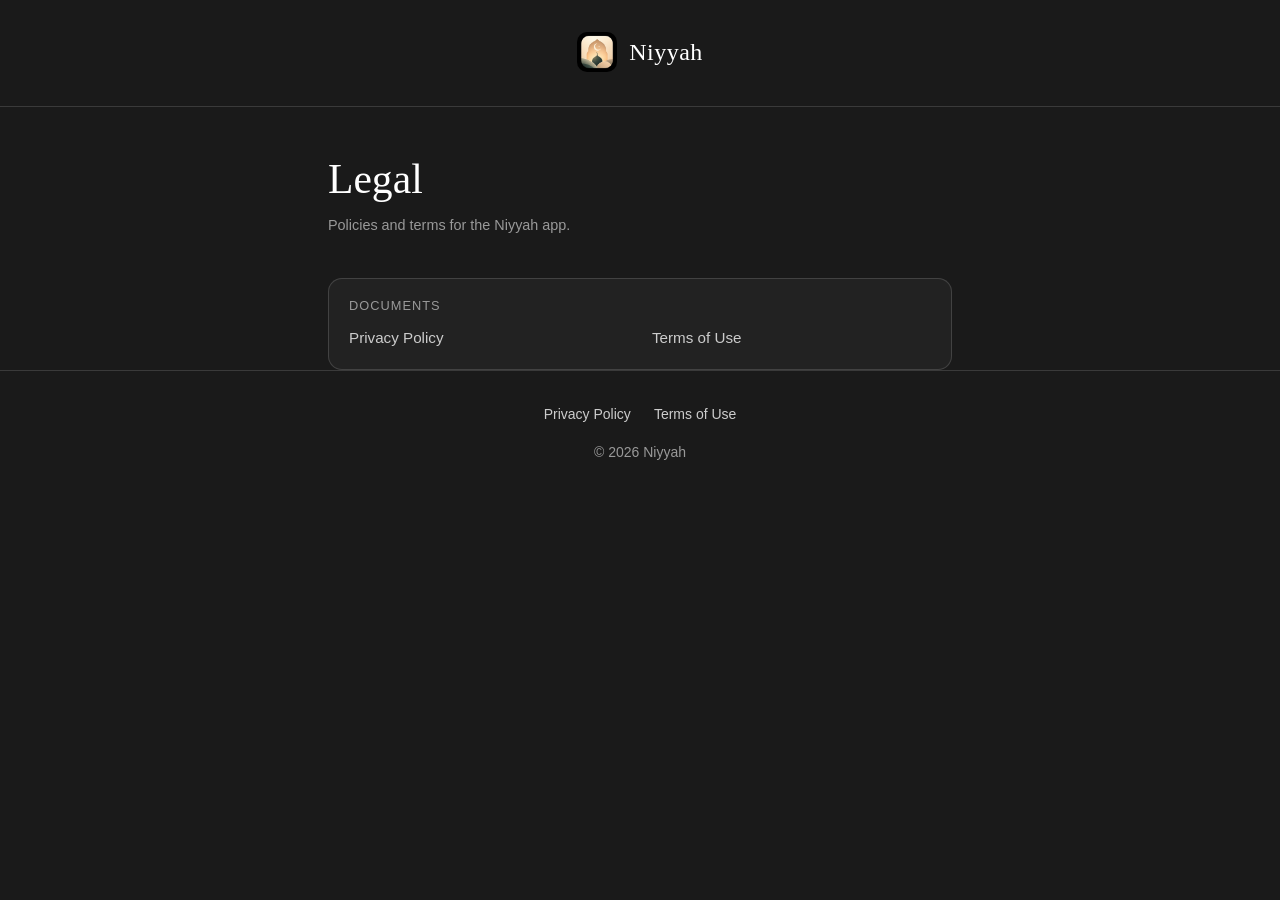
<file: index.html>
<!DOCTYPE html>
<html lang="en">
<head>
  <meta charset="UTF-8" />
  <meta name="viewport" content="width=device-width, initial-scale=1.0" />
  <title>Niyyah — Legal</title>
  <meta name="description" content="Legal documents for the Niyyah app." />
  <link rel="icon" type="image/png" href="logo.png" />
  <link rel="stylesheet" href="styles.css" />
</head>
<body>
  <header class="site-header">
    <div class="wrap">
      <a class="brand" href="index.html">
        <img src="logo.png" alt="Niyyah logo" />
        <span class="brand-name">Niyyah</span>
      </a>
    </div>
  </header>

  <main class="wrap">
    <div class="doc-head">
      <h1>Legal</h1>
      <p class="updated">Policies and terms for the Niyyah app.</p>
    </div>

    <div class="toc">
      <p>Documents</p>
      <ul>
        <li><a href="privacy.html">Privacy Policy</a></li>
        <li><a href="terms.html">Terms of Use</a></li>
      </ul>
    </div>
  </main>

  <footer class="site-footer">
    <div class="wrap">
      <a href="privacy.html">Privacy Policy</a>
      <a href="terms.html">Terms of Use</a>
      <p>&copy; 2026 Niyyah</p>
    </div>
  </footer>
</body>
</html>
</file>
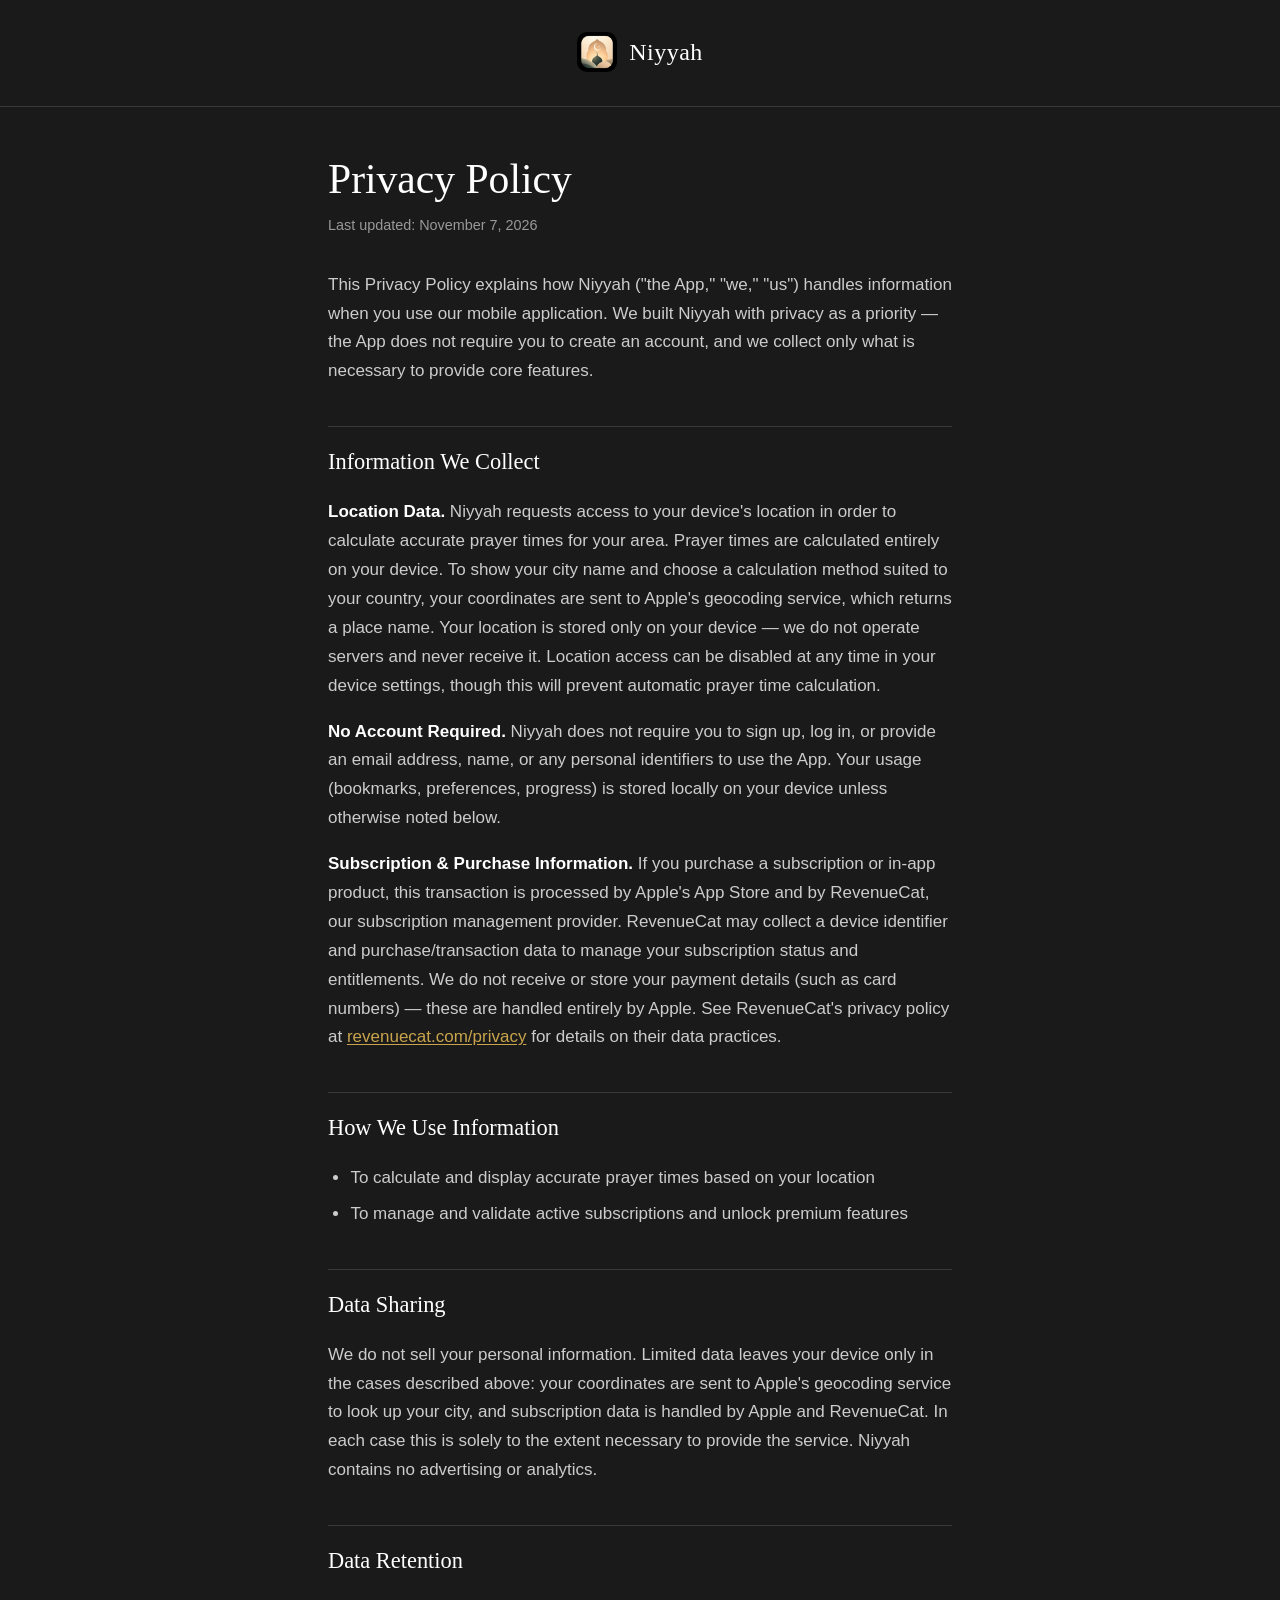
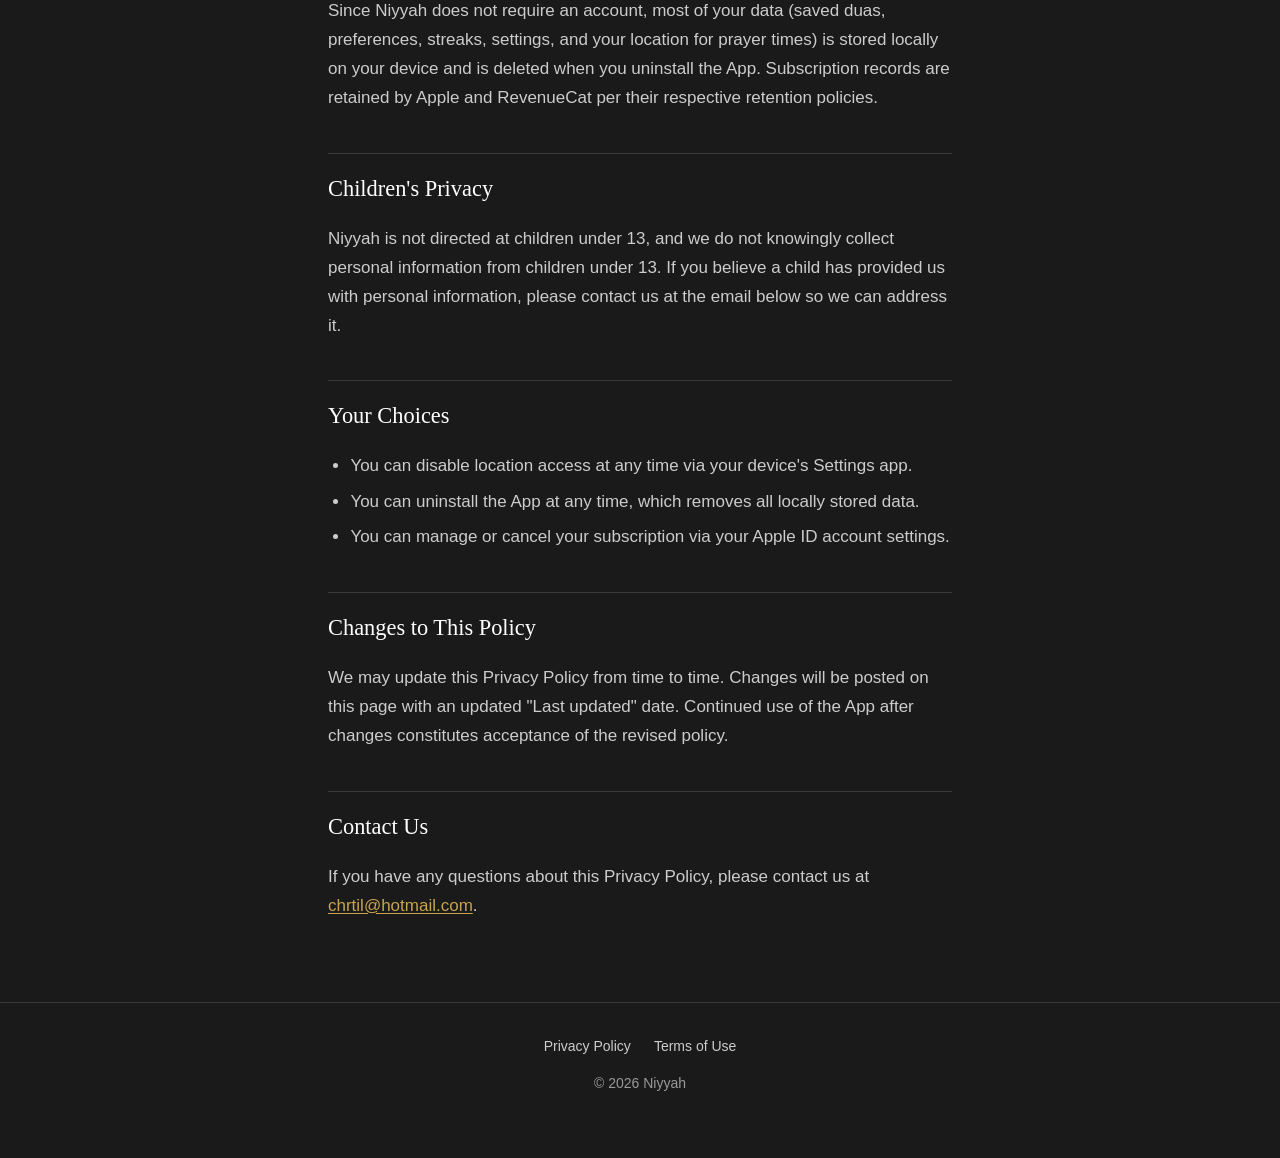
<file: privacy.html>
<!DOCTYPE html>
<html lang="en">
<head>
  <meta charset="UTF-8" />
  <meta name="viewport" content="width=device-width, initial-scale=1.0" />
  <title>Privacy Policy — Niyyah</title>
  <meta name="description" content="Privacy Policy for the Niyyah app." />
  <link rel="icon" type="image/png" href="logo.png" />
  <link rel="stylesheet" href="styles.css" />
</head>
<body>
  <header class="site-header">
    <div class="wrap">
      <a class="brand" href="index.html">
        <img src="logo.png" alt="Niyyah logo" />
        <span class="brand-name">Niyyah</span>
      </a>
    </div>
  </header>

  <main class="wrap">
    <div class="doc-head">
      <h1>Privacy Policy</h1>
      <p class="updated">Last updated: November 7, 2026</p>
    </div>

    <article class="doc">
      <p>This Privacy Policy explains how Niyyah ("the App," "we," "us") handles information when you use our mobile application. We built Niyyah with privacy as a priority — the App does not require you to create an account, and we collect only what is necessary to provide core features.</p>

      <h2 id="information-we-collect">Information We Collect</h2>
      <p><strong>Location Data.</strong> Niyyah requests access to your device's location in order to calculate accurate prayer times for your area. Prayer times are calculated entirely on your device. To show your city name and choose a calculation method suited to your country, your coordinates are sent to Apple's geocoding service, which returns a place name. Your location is stored only on your device — we do not operate servers and never receive it. Location access can be disabled at any time in your device settings, though this will prevent automatic prayer time calculation.</p>
      <p><strong>No Account Required.</strong> Niyyah does not require you to sign up, log in, or provide an email address, name, or any personal identifiers to use the App. Your usage (bookmarks, preferences, progress) is stored locally on your device unless otherwise noted below.</p>
      <p><strong>Subscription &amp; Purchase Information.</strong> If you purchase a subscription or in-app product, this transaction is processed by Apple's App Store and by RevenueCat, our subscription management provider. RevenueCat may collect a device identifier and purchase/transaction data to manage your subscription status and entitlements. We do not receive or store your payment details (such as card numbers) — these are handled entirely by Apple. See RevenueCat's privacy policy at <a href="https://www.revenuecat.com/privacy">revenuecat.com/privacy</a> for details on their data practices.</p>

      <h2 id="how-we-use">How We Use Information</h2>
      <ul>
        <li>To calculate and display accurate prayer times based on your location</li>
        <li>To manage and validate active subscriptions and unlock premium features</li>
      </ul>

      <h2 id="data-sharing">Data Sharing</h2>
      <p>We do not sell your personal information. Limited data leaves your device only in the cases described above: your coordinates are sent to Apple's geocoding service to look up your city, and subscription data is handled by Apple and RevenueCat. In each case this is solely to the extent necessary to provide the service. Niyyah contains no advertising or analytics.</p>

      <h2 id="retention">Data Retention</h2>
      <p>Since Niyyah does not require an account, most of your data (saved duas, preferences, streaks, settings, and your location for prayer times) is stored locally on your device and is deleted when you uninstall the App. Subscription records are retained by Apple and RevenueCat per their respective retention policies.</p>

      <h2 id="children">Children's Privacy</h2>
      <p>Niyyah is not directed at children under 13, and we do not knowingly collect personal information from children under 13. If you believe a child has provided us with personal information, please contact us at the email below so we can address it.</p>

      <h2 id="your-choices">Your Choices</h2>
      <ul>
        <li>You can disable location access at any time via your device's Settings app.</li>
        <li>You can uninstall the App at any time, which removes all locally stored data.</li>
        <li>You can manage or cancel your subscription via your Apple ID account settings.</li>
      </ul>

      <h2 id="changes">Changes to This Policy</h2>
      <p>We may update this Privacy Policy from time to time. Changes will be posted on this page with an updated "Last updated" date. Continued use of the App after changes constitutes acceptance of the revised policy.</p>

      <h2 id="contact">Contact Us</h2>
      <p>If you have any questions about this Privacy Policy, please contact us at <a href="mailto:chrtil@hotmail.com">chrtil@hotmail.com</a>.</p>
    </article>
  </main>

  <footer class="site-footer">
    <div class="wrap">
      <a href="privacy.html">Privacy Policy</a>
      <a href="terms.html">Terms of Use</a>
      <p>&copy; 2026 Niyyah</p>
    </div>
  </footer>
</body>
</html>
</file>
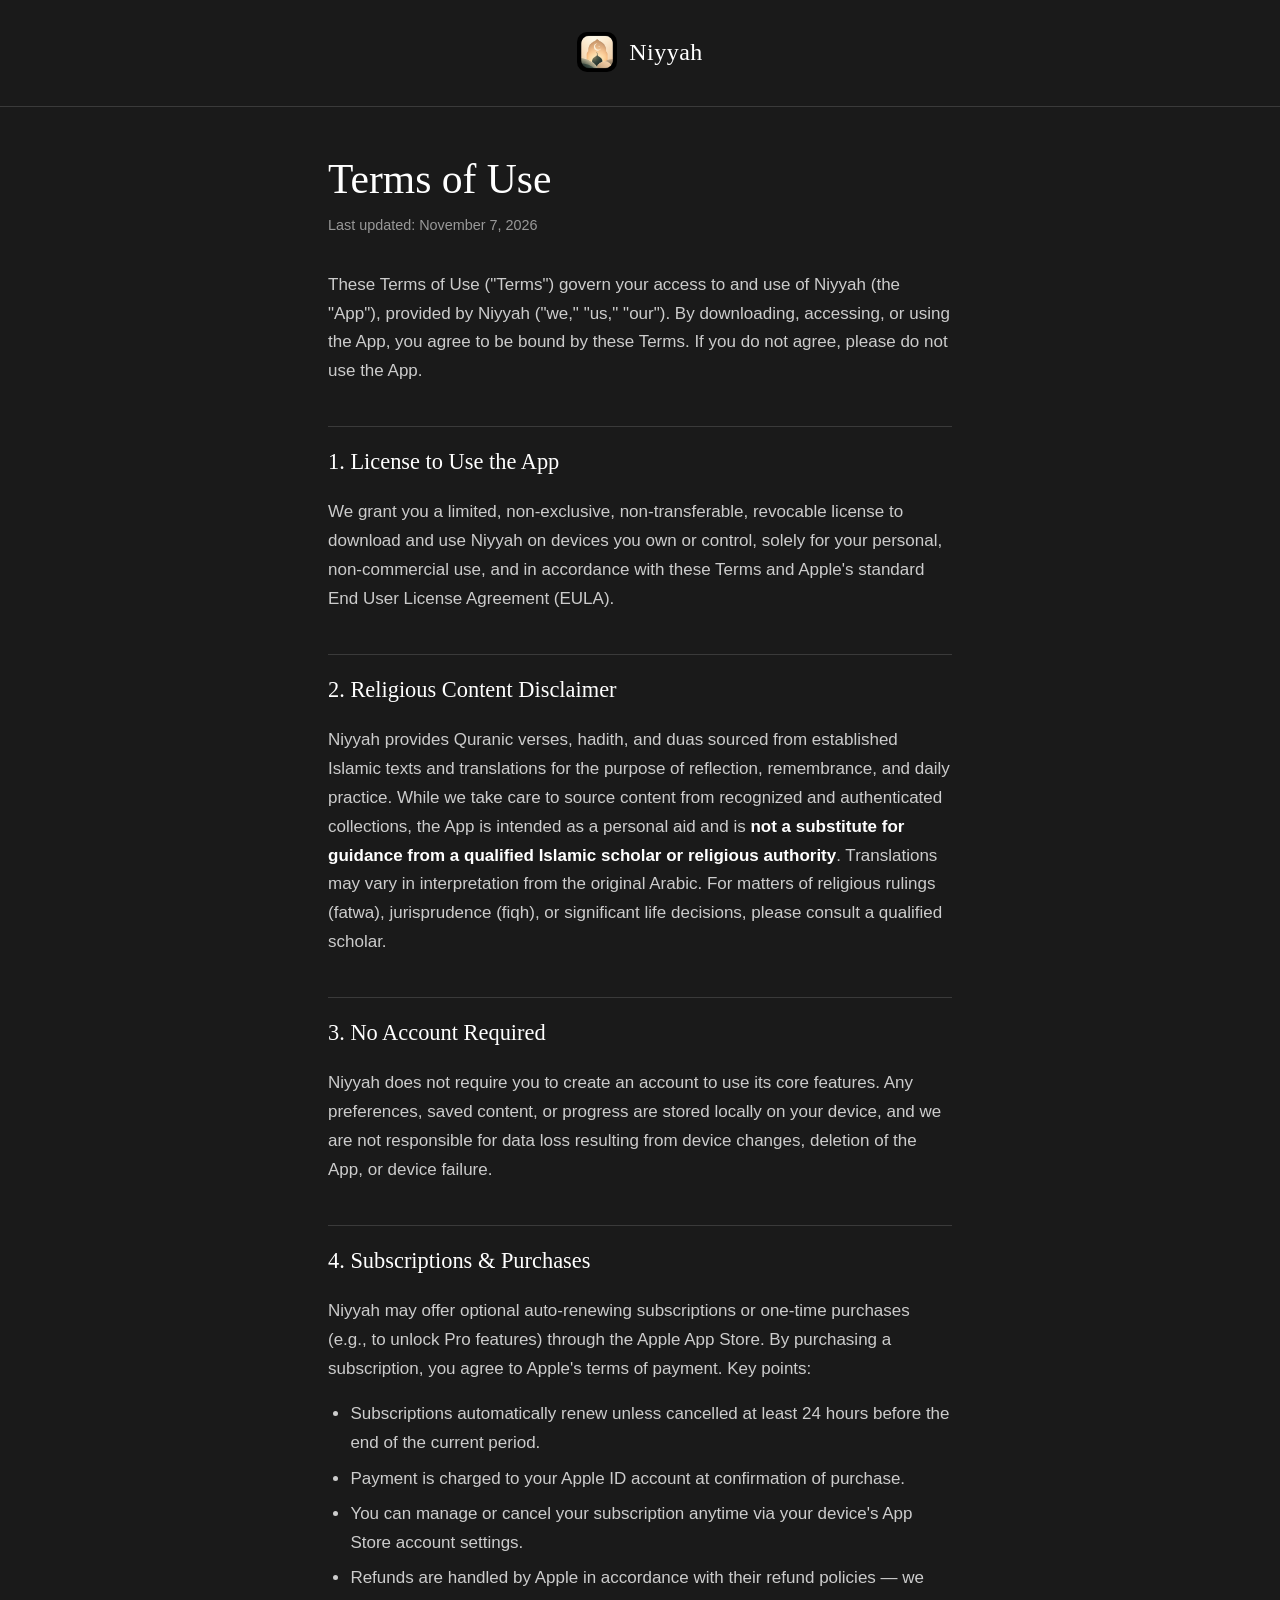
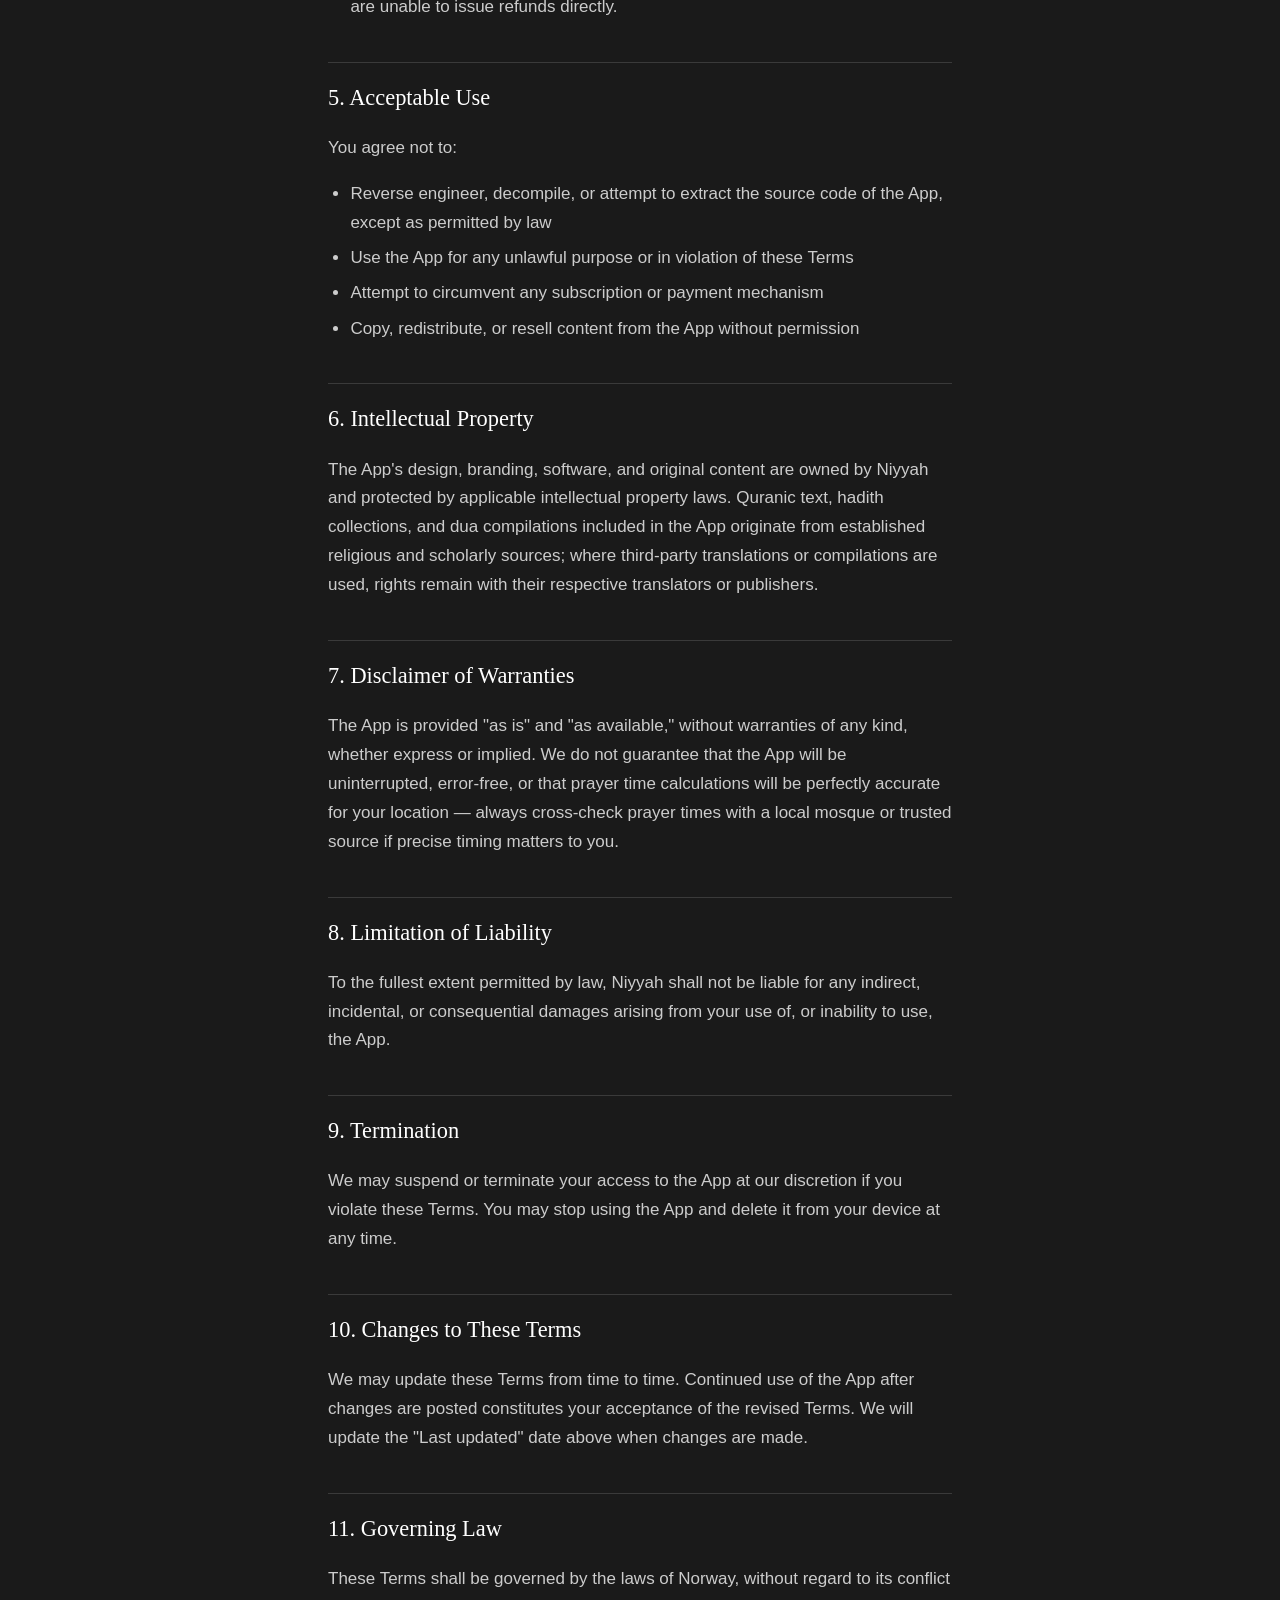
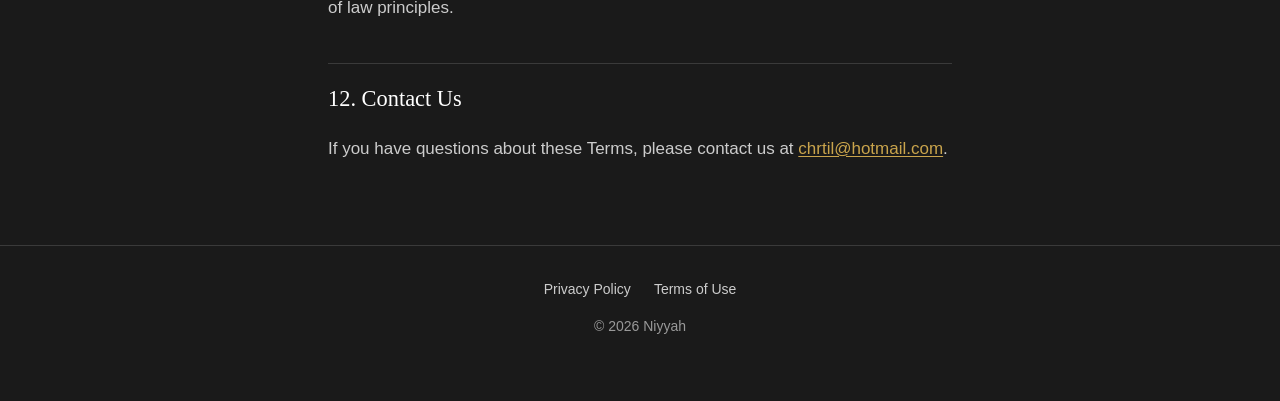
<file: terms.html>
<!DOCTYPE html>
<html lang="en">
<head>
  <meta charset="UTF-8" />
  <meta name="viewport" content="width=device-width, initial-scale=1.0" />
  <title>Terms of Use — Niyyah</title>
  <meta name="description" content="Terms of Use for the Niyyah app." />
  <link rel="icon" type="image/png" href="logo.png" />
  <link rel="stylesheet" href="styles.css" />
</head>
<body>
  <header class="site-header">
    <div class="wrap">
      <a class="brand" href="index.html">
        <img src="logo.png" alt="Niyyah logo" />
        <span class="brand-name">Niyyah</span>
      </a>
    </div>
  </header>

  <main class="wrap">
    <div class="doc-head">
      <h1>Terms of Use</h1>
      <p class="updated">Last updated: November 7, 2026</p>
    </div>

    <article class="doc">
      <p>These Terms of Use ("Terms") govern your access to and use of Niyyah (the "App"), provided by Niyyah ("we," "us," "our"). By downloading, accessing, or using the App, you agree to be bound by these Terms. If you do not agree, please do not use the App.</p>

      <h2 id="license">1. License to Use the App</h2>
      <p>We grant you a limited, non-exclusive, non-transferable, revocable license to download and use Niyyah on devices you own or control, solely for your personal, non-commercial use, and in accordance with these Terms and Apple's standard End User License Agreement (EULA).</p>

      <h2 id="religious-content">2. Religious Content Disclaimer</h2>
      <p>Niyyah provides Quranic verses, hadith, and duas sourced from established Islamic texts and translations for the purpose of reflection, remembrance, and daily practice. While we take care to source content from recognized and authenticated collections, the App is intended as a personal aid and is <strong>not a substitute for guidance from a qualified Islamic scholar or religious authority</strong>. Translations may vary in interpretation from the original Arabic. For matters of religious rulings (fatwa), jurisprudence (fiqh), or significant life decisions, please consult a qualified scholar.</p>

      <h2 id="no-account">3. No Account Required</h2>
      <p>Niyyah does not require you to create an account to use its core features. Any preferences, saved content, or progress are stored locally on your device, and we are not responsible for data loss resulting from device changes, deletion of the App, or device failure.</p>

      <h2 id="subscriptions">4. Subscriptions &amp; Purchases</h2>
      <p>Niyyah may offer optional auto-renewing subscriptions or one-time purchases (e.g., to unlock Pro features) through the Apple App Store. By purchasing a subscription, you agree to Apple's terms of payment. Key points:</p>
      <ul>
        <li>Subscriptions automatically renew unless cancelled at least 24 hours before the end of the current period.</li>
        <li>Payment is charged to your Apple ID account at confirmation of purchase.</li>
        <li>You can manage or cancel your subscription anytime via your device's App Store account settings.</li>
        <li>Refunds are handled by Apple in accordance with their refund policies — we are unable to issue refunds directly.</li>
      </ul>

      <h2 id="acceptable-use">5. Acceptable Use</h2>
      <p>You agree not to:</p>
      <ul>
        <li>Reverse engineer, decompile, or attempt to extract the source code of the App, except as permitted by law</li>
        <li>Use the App for any unlawful purpose or in violation of these Terms</li>
        <li>Attempt to circumvent any subscription or payment mechanism</li>
        <li>Copy, redistribute, or resell content from the App without permission</li>
      </ul>

      <h2 id="intellectual-property">6. Intellectual Property</h2>
      <p>The App's design, branding, software, and original content are owned by Niyyah and protected by applicable intellectual property laws. Quranic text, hadith collections, and dua compilations included in the App originate from established religious and scholarly sources; where third-party translations or compilations are used, rights remain with their respective translators or publishers.</p>

      <h2 id="disclaimers">7. Disclaimer of Warranties</h2>
      <p>The App is provided "as is" and "as available," without warranties of any kind, whether express or implied. We do not guarantee that the App will be uninterrupted, error-free, or that prayer time calculations will be perfectly accurate for your location — always cross-check prayer times with a local mosque or trusted source if precise timing matters to you.</p>

      <h2 id="limitation-of-liability">8. Limitation of Liability</h2>
      <p>To the fullest extent permitted by law, Niyyah shall not be liable for any indirect, incidental, or consequential damages arising from your use of, or inability to use, the App.</p>

      <h2 id="termination">9. Termination</h2>
      <p>We may suspend or terminate your access to the App at our discretion if you violate these Terms. You may stop using the App and delete it from your device at any time.</p>

      <h2 id="changes">10. Changes to These Terms</h2>
      <p>We may update these Terms from time to time. Continued use of the App after changes are posted constitutes your acceptance of the revised Terms. We will update the "Last updated" date above when changes are made.</p>

      <h2 id="governing-law">11. Governing Law</h2>
      <p>These Terms shall be governed by the laws of Norway, without regard to its conflict of law principles.</p>

      <h2 id="contact">12. Contact Us</h2>
      <p>If you have questions about these Terms, please contact us at <a href="mailto:chrtil@hotmail.com">chrtil@hotmail.com</a>.</p>
    </article>
  </main>

  <footer class="site-footer">
    <div class="wrap">
      <a href="privacy.html">Privacy Policy</a>
      <a href="terms.html">Terms of Use</a>
      <p>&copy; 2026 Niyyah</p>
    </div>
  </footer>
</body>
</html>
</file>
<file: styles.css>
:root {
  --bg: #1a1a1a;
  --fg: #ffffff;
  --fg-muted: #cccccc;
  --fg-faint: #999999;
  --surface: rgba(255, 255, 255, 0.04);
  --border: rgba(255, 255, 255, 0.14);
  --accent: #c9a44c;
  --serif: Georgia, "Times New Roman", serif;
  --sans: -apple-system, BlinkMacSystemFont, "Segoe UI", Roboto, Helvetica, Arial, sans-serif;
  --measure: 42rem;
}

* {
  box-sizing: border-box;
}

html {
  -webkit-text-size-adjust: 100%;
}

body {
  margin: 0;
  background: var(--bg);
  color: var(--fg);
  font-family: var(--sans);
  font-size: 17px;
  line-height: 1.7;
  -webkit-font-smoothing: antialiased;
  text-rendering: optimizeLegibility;
}

.wrap {
  max-width: var(--measure);
  margin: 0 auto;
  padding: 0 1.5rem;
}

/* Header */
.site-header {
  border-bottom: 1px solid var(--border);
  padding: 2rem 0 1.5rem;
  text-align: center;
}

.site-header a.brand {
  display: inline-flex;
  align-items: center;
  gap: 0.75rem;
  text-decoration: none;
  color: var(--fg);
}

.site-header img {
  width: 40px;
  height: 40px;
  border-radius: 10px;
}

.site-header .brand-name {
  font-family: var(--serif);
  font-size: 1.5rem;
  letter-spacing: 0.02em;
}

/* Document heading */
.doc-head {
  padding: 3rem 0 1rem;
}

.doc-head h1 {
  font-family: var(--serif);
  font-weight: 400;
  font-size: clamp(1.9rem, 5vw, 2.6rem);
  line-height: 1.2;
  margin: 0 0 0.5rem;
}

.doc-head .updated {
  color: var(--fg-faint);
  font-size: 0.9rem;
  margin: 0;
}

/* Body content */
.doc {
  padding-bottom: 4rem;
}

.doc h2 {
  font-family: var(--serif);
  font-weight: 400;
  font-size: 1.4rem;
  margin: 2.5rem 0 0.75rem;
  padding-top: 1rem;
  border-top: 1px solid var(--border);
}

.doc h3 {
  font-size: 1.05rem;
  font-weight: 600;
  margin: 1.75rem 0 0.5rem;
  color: var(--fg);
}

.doc p,
.doc li {
  color: var(--fg-muted);
}

.doc a {
  color: var(--accent);
  text-decoration: underline;
  text-underline-offset: 2px;
}

.doc ul,
.doc ol {
  padding-left: 1.4rem;
}

.doc li {
  margin: 0.4rem 0;
}

.doc strong {
  color: var(--fg);
  font-weight: 600;
}

/* Table of contents / quick links */
.toc {
  background: var(--surface);
  border: 1px solid var(--border);
  border-radius: 14px;
  padding: 1rem 1.25rem;
  margin: 1.5rem 0 0;
}

.toc p {
  margin: 0 0 0.5rem;
  font-size: 0.8rem;
  text-transform: uppercase;
  letter-spacing: 0.08em;
  color: var(--fg-faint);
}

.toc ul {
  list-style: none;
  margin: 0;
  padding: 0;
  columns: 2;
  column-gap: 1.5rem;
}

.toc a {
  color: var(--fg-muted);
  text-decoration: none;
  font-size: 0.95rem;
}

.toc a:hover {
  color: var(--fg);
}

/* Footer */
.site-footer {
  border-top: 1px solid var(--border);
  padding: 2rem 0 3rem;
  text-align: center;
  color: var(--fg-faint);
  font-size: 0.875rem;
}

.site-footer a {
  color: var(--fg-muted);
  text-decoration: none;
  margin: 0 0.6rem;
}

.site-footer a:hover {
  color: var(--fg);
}

@media (max-width: 480px) {
  .toc ul {
    columns: 1;
  }
}
</file>
